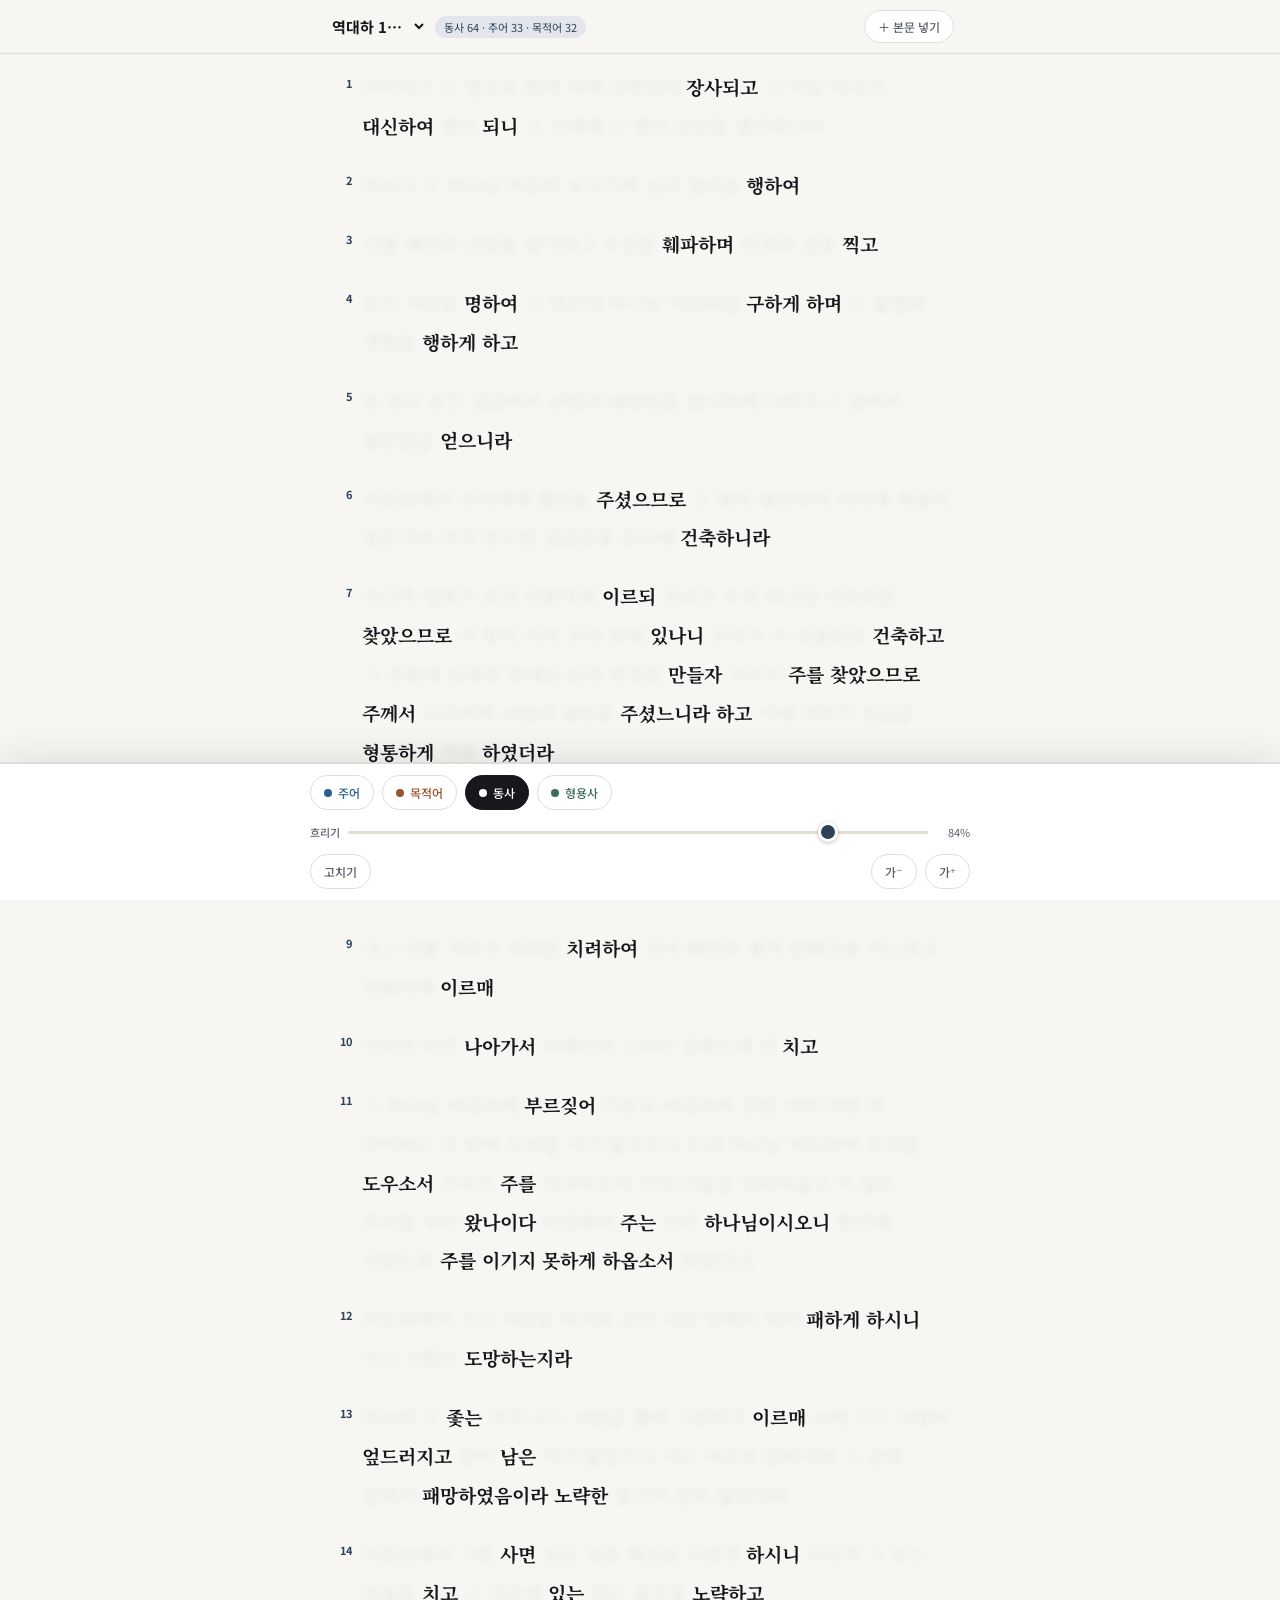
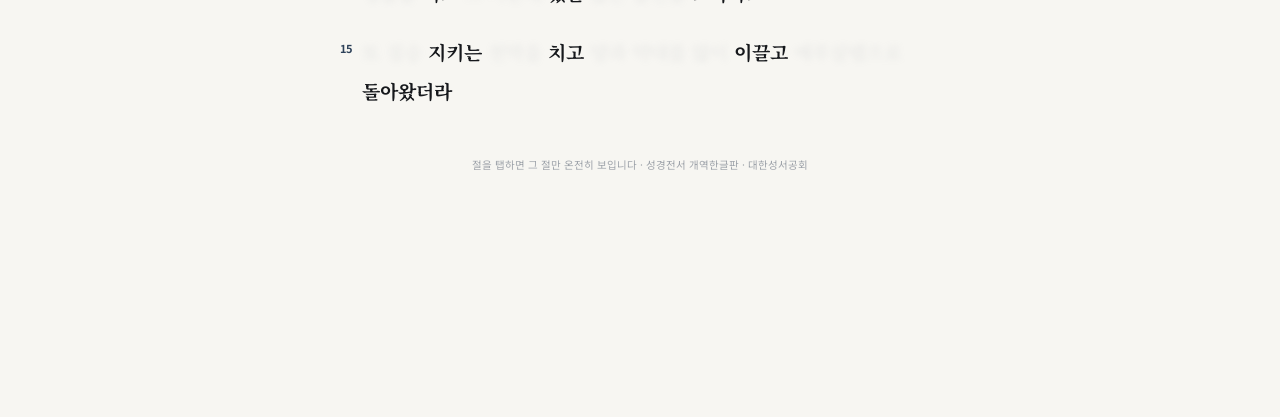
<file: verb-reader.html>
<!DOCTYPE html>
<html lang="ko">
<meta charset="utf-8">
<meta name="viewport" content="width=device-width, initial-scale=1, viewport-fit=cover">
<title>말씀 초점 읽기</title>
<link rel="preconnect" href="https://fonts.gstatic.com" crossorigin>
<link rel="stylesheet" href="https://fonts.googleapis.com/css2?family=Noto+Sans+KR:wght@400;500;700&family=Noto+Serif+KR:wght@400;600;700&display=swap">
<style>
  :root {
    --paper:        #F7F6F2;
    --raised:       #FFFFFF;
    --ink:          #16181C;
    --ink-soft:     #5A6068;
    --ink-faint:    #9EA3AA;
    --accent:       #2D4159;
    --accent-weak:  #E3E7ED;
    --rule:         #E0DED6;

    --role-s:       #2E5E8E;   /* 주어 */
    --role-o:       #97552F;   /* 목적어 */
    --role-v:       #16181C;   /* 동사 */
    --role-a:       #3F6B5E;   /* 형용사 */

    --shadow:       0 -1px 0 rgba(22,24,28,.07), 0 -12px 28px rgba(22,24,28,.07);
    --dim-op:   .16;
    --dim-blur: 2.4px;
    --fs:       19px;
  }
  @media (prefers-color-scheme: dark) {
    :root:not([data-theme="light"]) {
      --paper: #14161A; --raised: #1C1F25; --ink: #F1EFE9;
      --ink-soft: #A0A6AE; --ink-faint: #565C65;
      --accent: #9DBED0; --accent-weak: #26303B; --rule: #2A2E35;
      --role-s: #82B5DE; --role-o: #D9A06E; --role-v: #F1EFE9; --role-a: #7FBCA8;
      --shadow: 0 -1px 0 rgba(0,0,0,.5), 0 -12px 28px rgba(0,0,0,.4);
    }
  }
  :root[data-theme="dark"] {
    --paper: #14161A; --raised: #1C1F25; --ink: #F1EFE9;
    --ink-soft: #A0A6AE; --ink-faint: #565C65;
    --accent: #9DBED0; --accent-weak: #26303B; --rule: #2A2E35;
    --role-s: #82B5DE; --role-o: #D9A06E; --role-v: #F1EFE9; --role-a: #7FBCA8;
    --shadow: 0 -1px 0 rgba(0,0,0,.5), 0 -12px 28px rgba(0,0,0,.4);
  }

  * { box-sizing: border-box; -webkit-tap-highlight-color: transparent; }
  html, body { height: 100%; }
  body {
    margin: 0; background: var(--paper); color: var(--ink);
    font-family: "Noto Sans KR", system-ui, -apple-system, sans-serif;
    overscroll-behavior-y: none;
  }

  /* ── 헤더 ───────────────────────────────── */
  header {
    position: sticky; top: env(safe-area-inset-top, 0px); z-index: 20;
    background: color-mix(in srgb, var(--paper) 88%, transparent);
    backdrop-filter: saturate(1.6) blur(14px);
    -webkit-backdrop-filter: saturate(1.6) blur(14px);
    border-bottom: 1px solid var(--rule);
  }
  .head-in {
    display: flex; align-items: center; gap: 8px;
    padding: 10px 16px; max-width: 660px; margin: 0 auto;
  }
  #pick {
    font: inherit; font-size: 15px; font-weight: 700; color: var(--ink);
    background: transparent; border: 0; padding: 4px 2px;
    max-width: 55%; text-overflow: ellipsis;
  }
  #pick:focus-visible { outline: 2px solid var(--accent); outline-offset: 2px; border-radius: 4px; }
  .count {
    font-size: 11px; color: var(--accent); background: var(--accent-weak);
    border-radius: 999px; padding: 3px 9px; white-space: nowrap;
    font-variant-numeric: tabular-nums;
  }
  .icon-btn {
    margin-left: auto; font: inherit; font-size: 12px; font-weight: 500;
    border: 1px solid var(--rule); background: var(--raised); color: var(--ink-soft);
    border-radius: 999px; padding: 7px 13px; cursor: pointer; white-space: nowrap;
  }
  .icon-btn:focus-visible { outline: 2px solid var(--accent); outline-offset: 2px; }

  /* ── 본문 ───────────────────────────────── */
  main { max-width: 660px; margin: 0 auto; padding: 4px 18px 230px; }
  .verse {
    display: grid; grid-template-columns: 24px 1fr; gap: 10px;
    padding: 10px 0; border: 0; background: none; width: 100%;
    text-align: left; font: inherit; color: inherit; cursor: pointer;
  }
  .verse:focus-visible { outline: 2px solid var(--accent); outline-offset: 4px; border-radius: 6px; }
  .n {
    font-size: 11px; font-weight: 700; color: var(--accent);
    font-variant-numeric: tabular-nums; padding-top: .6em; text-align: right;
  }
  .t {
    font-family: "Noto Serif KR", "Nanum Myeongjo", serif;
    font-size: var(--fs); line-height: 2.05; word-break: keep-all;
  }

  .w { transition: opacity .28s ease, filter .28s ease, color .28s ease; }
  .w.off { color: var(--ink-faint); opacity: var(--dim-op); filter: blur(var(--dim-blur)); }
  .w.on  { opacity: 1; filter: none; }
  .w.on.r-s { color: var(--role-s); font-weight: 700; }
  .w.on.r-o { color: var(--role-o); font-weight: 700; }
  .w.on.r-v { color: var(--role-v); font-weight: 700; }
  .w.on.r-a { color: var(--role-a); font-weight: 600; }
  .w.on.r-e { color: var(--ink-soft); font-weight: 400; }

  .verse.peek .w { opacity: 1 !important; filter: none !important; }
  .verse.peek .w.off { color: var(--ink-soft); }

  /* 편집 모드 */
  body.edit .w {
    cursor: pointer; border-radius: 4px;
    box-shadow: inset 0 -1px 0 var(--rule);
    opacity: 1 !important; filter: none !important;
  }
  body.edit .w.off { color: var(--ink-faint); }
  body.edit .verse { cursor: default; }

  .empty {
    text-align: center; color: var(--ink-soft); font-size: 14px;
    line-height: 1.9; padding: 70px 10px;
  }
  .hint { font-size: 10.5px; color: var(--ink-faint); text-align: center; padding: 26px 0 4px; }

  /* ── 하단 바 ─────────────────────────────── */
  .bar {
    position: fixed; left: 0; right: 0; bottom: 0; z-index: 30;
    background: var(--raised); border-top: 1px solid var(--rule); box-shadow: var(--shadow);
    padding: 11px 18px calc(11px + env(safe-area-inset-bottom, 0px));
  }
  .bar-in { max-width: 660px; margin: 0 auto; display: grid; gap: 10px; }
  .row { display: flex; align-items: center; gap: 8px; flex-wrap: wrap; }
  .row label { font-size: 11px; font-weight: 500; color: var(--ink-soft); white-space: nowrap; }
  .pct { font-size: 11px; color: var(--ink-soft); font-variant-numeric: tabular-nums; width: 34px; text-align: right; }

  input[type=range] { -webkit-appearance: none; appearance: none; flex: 1; min-width: 90px; height: 24px; background: none; margin: 0; }
  input[type=range]::-webkit-slider-runnable-track { height: 3px; border-radius: 3px; background: var(--rule); }
  input[type=range]::-webkit-slider-thumb {
    -webkit-appearance: none; width: 20px; height: 20px; margin-top: -8.5px; border-radius: 50%;
    background: var(--accent); border: 3px solid var(--raised); box-shadow: 0 1px 4px rgba(0,0,0,.25);
  }
  input[type=range]::-moz-range-track { height: 3px; border-radius: 3px; background: var(--rule); }
  input[type=range]::-moz-range-thumb { width: 14px; height: 14px; border-radius: 50%; background: var(--accent); border: 3px solid var(--raised); }

  .chip {
    font: inherit; font-size: 12px; font-weight: 500; padding: 8px 13px;
    border-radius: 999px; border: 1px solid var(--rule); background: transparent;
    color: var(--ink-soft); cursor: pointer; display: inline-flex; align-items: center; gap: 6px;
    transition: background .15s, color .15s, border-color .15s;
  }
  .chip:active { transform: scale(.97); }
  .chip:focus-visible { outline: 2px solid var(--accent); outline-offset: 2px; }
  .dot { width: 8px; height: 8px; border-radius: 50%; background: currentColor; }
  .chip[data-role="s"] { color: var(--role-s); }
  .chip[data-role="o"] { color: var(--role-o); }
  .chip[data-role="v"] { color: var(--ink); }
  .chip[data-role="a"] { color: var(--role-a); }
  .chip[aria-pressed="true"] { background: currentColor; border-color: currentColor; }
  .chip[aria-pressed="true"] span:not(.dot) { color: var(--raised); }
  .chip[aria-pressed="true"] .dot { background: var(--raised); }
  .chip.plain[aria-pressed="true"] { background: var(--accent); border-color: var(--accent); color: var(--raised); }
  .chip.sz { min-width: 42px; justify-content: center; }
  .spacer { flex: 1; }

  /* ── 입력 시트 ───────────────────────────── */
  .sheet[hidden] { display: none; }
  .sheet {
    position: fixed; inset: 0; z-index: 50; background: var(--paper);
    display: flex; flex-direction: column;
    padding-top: env(safe-area-inset-top, 0px);
    padding-bottom: env(safe-area-inset-bottom, 0px);
  }
  .sheet-head {
    display: flex; align-items: center; gap: 10px;
    padding: 14px 18px; border-bottom: 1px solid var(--rule);
  }
  .sheet-head h2 { margin: 0; font-size: 16px; font-weight: 700; }
  .sheet-body { flex: 1; overflow-y: auto; padding: 16px 18px; display: grid; gap: 13px; align-content: start; }
  .sheet-foot { padding: 12px 18px; border-top: 1px solid var(--rule); display: flex; gap: 8px; }
  .field { display: grid; gap: 6px; }
  .field > span { font-size: 11px; font-weight: 500; color: var(--ink-soft); }
  input[type=text], textarea {
    font: inherit; font-size: 14px; color: var(--ink); background: var(--raised);
    border: 1px solid var(--rule); border-radius: 10px; padding: 11px 12px; width: 100%;
  }
  textarea { min-height: 220px; resize: vertical; line-height: 1.75; font-family: "Noto Serif KR", serif; }
  input[type=text]:focus, textarea:focus { outline: 2px solid var(--accent); outline-offset: -1px; }
  .btn {
    font: inherit; font-size: 14px; font-weight: 500; padding: 12px 18px; border-radius: 10px;
    border: 1px solid var(--rule); background: var(--raised); color: var(--ink); cursor: pointer;
  }
  .btn.primary { background: var(--accent); border-color: var(--accent); color: var(--raised); flex: 1; }
  .btn.danger { color: #B4453A; border-color: var(--rule); }
  .btn:focus-visible { outline: 2px solid var(--accent); outline-offset: 2px; }
  .note { font-size: 11.5px; color: var(--ink-faint); line-height: 1.8; }
  .note code { font-family: ui-monospace, Menlo, monospace; font-size: 11px; background: var(--accent-weak); padding: 1px 4px; border-radius: 3px; }
  .sync { font-size: 10.5px; color: var(--ink-faint); text-align: center; padding-top: 2px; }

  @media (prefers-reduced-motion: reduce) { .w, .chip { transition: none; } }
</style>

<header>
  <div class="head-in">
    <select id="pick" aria-label="장 선택"></select>
    <span class="count" id="count">—</span>
    <button class="icon-btn" id="openAdd">＋ 본문 넣기</button>
  </div>
</header>

<main id="reader"></main>

<div class="bar">
  <div class="bar-in">
    <div class="row" id="roles">
      <button class="chip" data-role="s" aria-pressed="false"><span class="dot"></span><span>주어</span></button>
      <button class="chip" data-role="o" aria-pressed="false"><span class="dot"></span><span>목적어</span></button>
      <button class="chip" data-role="v" aria-pressed="true"><span class="dot"></span><span>동사</span></button>
      <button class="chip" data-role="a" aria-pressed="false"><span class="dot"></span><span>형용사</span></button>
    </div>
    <div class="row">
      <label for="dim">흐리기</label>
      <input type="range" id="dim" min="0" max="100" value="84">
      <span class="pct" id="dimval">84%</span>
    </div>
    <div class="row">
      <button class="chip plain" id="edit" aria-pressed="false">고치기</button>
      <span class="spacer"></span>
      <button class="chip plain sz" id="minus" aria-label="글자 작게">가⁻</button>
      <button class="chip plain sz" id="plus" aria-label="글자 크게">가⁺</button>
    </div>
  </div>
</div>

<div class="sheet" id="sheet" hidden>
  <div class="sheet-head">
    <h2>본문 넣기</h2>
    <span class="spacer"></span>
    <button class="btn" id="closeAdd">닫기</button>
  </div>
  <div class="sheet-body">
    <div class="field">
      <span>제목</span>
      <input type="text" id="fTitle" placeholder="예: 역대하 14장">
    </div>
    <div class="field">
      <span>본문 — 성경 사이트에서 한 장을 복사해 붙여넣으세요</span>
      <textarea id="fText" placeholder="절마다 줄을 바꿔 붙여넣으면 됩니다.&#10;줄 앞에 절 번호가 있어도 알아서 인식합니다."></textarea>
    </div>
    <div class="field">
      <span>또는 텍스트 파일 첨부</span>
      <input type="file" id="fFile" accept=".txt,text/plain">
    </div>
    <p class="note">
      붙여넣으면 조사와 어미를 분석해 <strong>주어·목적어·동사·형용사</strong>를 자동으로 표시합니다.
      규칙 기반이라 틀리는 어절이 있는데, 읽기 화면에서 <code>고치기</code>를 켜고 단어를 탭하면 바로 바꿀 수 있습니다.
    </p>
    <button class="btn danger" id="delCh">이 장 삭제</button>
  </div>
  <div class="sheet-foot">
    <button class="btn primary" id="saveCh">분석해서 저장</button>
  </div>
</div>

<script>
/* ═══ 1. 한국어 문장성분 분석기 ═══════════════════════════
   조사로 체언의 격을, 어미로 용언을 판정한다.
   관형형(-는/-은/-을)은 조사와 형태가 겹치므로 어간 사전으로 가른다. */

const V_STEMS = new Set(("가 오 보 듣 말하 이르 주 받 먹 마시 죽 살 낳 지 서 앉 눕 누우 일어나 나가 들어가 나아가 " +
"돌아가 돌아오 돌아왔 보내 데리 알 모르 믿 사랑하 미워하 기도하 경배하 섬기 지키 범하 구하 찾 잃 얻 싸우 이기 " +
"치 죽이 멸하 세우 헐 짓 건축하 기록하 대답하 묻 부르 부르짖 외치 울 웃 기뻐하 두려워하 노하 진노하 용서하 " +
"구원하 축복하 저주하 명하 행하 없애 깨뜨리 찍 누리 대신하 장사되 되 보시 잡 당기 거느리 갖추 돕 도우 " +
"의지하 의탁하 원하 못하 하 도망하 추격하 엎드러지 남 패망하 노략하 이끌 만들 형통하 있 삼키 흩 모으 " +
"떠나 머무 이루 마치 시작하 그치 쉬 일하 심 거두 뿌리 베 갈 오르 내리 건너 지나 따르 좇 인도하 " +
"택하 기름붓 제사하 드리 사르 정결하 더럽히 고치 낫 병들 슬퍼하 즐거워하 찬양하 감사하 노래하 " +
"듣보 깨닫 생각하 기억하 잊 속이 훔치 간음하 " +
"통치하 다스리 판단하 심판하 정하 허락하 금하 맹세하 언약하 지시하 가르치 배우 " +
"전하 선포하 예언하 응하 이루어지 나타나 보이 감추 숨 열 닫 " +
"싣 나르 팔 사 바꾸 갚 빌리 " +
"진치 전쟁하 패하 승리하 사로잡 노략질하").split(/\s+/).filter(Boolean));

const A_STEMS = new Set(("크 작 많 적 강 약 없 좋 나쁘 아름답 두렵 무섭 기쁘 슬프 높 낮 길 짧 넓 좁 " +
"깊 얕 무겁 가볍 밝 어둡 덥 춥 새롭 오래 어리 늙 젊 빠르 느리 " +
"평안하 견고하 존귀하 비천하 정직하 악하 선하 거룩하 의롭 미련하 지혜롭 " +
"풍성하 가난하 부요하 강성하 심하 놀랍 아프 " +
"같 다르 옳 그르 참되 신실하").split(/\s+/).filter(Boolean));

/* 주격·목적격·기타 조사 (긴 것부터) */
const J_SUBJ = ["께옵서", "께서는", "께서도", "께서", "이야말로", "이", "가", "은", "는"];
const J_OBJ  = ["을", "를"];
const J_ETC  = ["에게서", "으로부터", "에서부터", "에게", "한테", "으로서", "으로써", "이라도",
                "까지", "부터", "에서", "으로", "에는", "에도", "와는", "과는",
                "께", "에", "로", "와", "과", "의", "도", "만", "야", "여", "이여", "아"];

/* 확실한 용언 어미 — 어간 확인 없이 서술어로 인정 */
const E_STRONG = ["사옵나이다", "하옵소서", "나이다", "옵소서", "느니라", "으니라", "으리라", "로소이다",
  "였더라", "았더라", "었더라", "하더라", "이더라", "시니라", "리로다", "니이다",
  "니라", "더라", "리라", "노라", "도다", "지라", "소서", "으라", "이라", "이요", "이니", "이며", "이라야",
  "았다", "었다", "겠다", "한다", "된다", "는다", "았고", "었고", "았으며", "었으며",
  "있다", "없다", "같다", "옳다",
  "으므로", "므로", "으매", "으며", "으니", "으면", "으되", "거늘", "거든", "지만", "든지", "면서", "려고", "고자",
  "하여", "하고", "하며", "하니", "하매", "하는", "하던", "하사", "하게", "하지", "하라", "하신", "하실", "하였", "하시", "한즉", "하나",
  "되고", "되며", "되니", "되어", "되는", "되었", "되지",
  "시니", "시고", "시며", "시매", "시는", "시던", "시어", "셨다", "셨고", "시오니", "시오매",
  "있고", "있으", "있는", "없고", "없으", "없는", "없이", "없사오니", "있나니", "없었"];

/* 어간 확인이 필요한 약한 어미 */
const E_WEAK = ["어서", "아서", "게", "지", "되", "고", "며", "여", "니", "매", "면", "나", "서", "어", "아",
                "는", "은", "을", "던", "기", "음", "임", "ㄹ", "라", "자"];

const TAIL = /[.,·;:!?"'”’)\]』」]+$/;
const HEAD = /^["'“‘(\[『「]+/;

function stemOf(w, e) { return w.slice(0, w.length - e.length); }

function looksVerbal(s) {
  if (!s) return false;
  if (V_STEMS.has(s) || A_STEMS.has(s)) return true;
  for (const m of ["하", "되", "시", "았", "었", "겠", "으시", "이시", "오시"]) if (s.endsWith(m)) return true;
  return false;
}
function adjStem(s) {
  if (!s) return false;
  if (A_STEMS.has(s)) return true;
  // 강하·약하·길하 — "하"를 떼면 형용사 어간이다. 안 그러면 looksVerbal이 동사로 가로챈다.
  if (s.endsWith("하") && A_STEMS.has(s.slice(0, -1))) return true;
  for (const a of A_STEMS) if (a.length > 1 && s.endsWith(a)) return true;
  return false;
}

/* 관형형 축약 — 어미 ㄴ/ㄹ이 어간에 붙은 꼴: 큰(크+ㄴ), 한, 노략한, 지킨, 줄(주+ㄹ) */
const SAFE1 = new Set(["크", "하", "되", "오", "주", "보", "가"]);
function contracted(w) {
  const code = w.charCodeAt(w.length - 1) - 0xAC00;
  if (code < 0 || code > 11171) return null;
  const jong = code % 28;
  if (jong !== 4 && jong !== 8) return null;           // ㄴ, ㄹ 받침만
  const stem = w.slice(0, -1) + String.fromCharCode(0xAC00 + Math.floor(code / 28) * 28);

  // 한 글자짜리는 "산·말·문"처럼 명사와 겹치므로 확실한 어간만 인정한다
  if (w.length === 1) {
    if (!SAFE1.has(stem)) return null;
    return A_STEMS.has(stem) ? "a" : "v";
  }
  if (adjStem(stem)) return "a";
  if (V_STEMS.has(stem) || looksVerbal(stem)) return "v";
  return null;
}

/* 한 어절의 역할을 판정한다 → s(주어) o(목적어) v(동사) a(형용사) e(기타) */
function classify(raw) {
  const w = raw.replace(HEAD, "").replace(TAIL, "");
  if (!w) return "e";

  // 1) 확실한 용언 어미가 먼저다 — "없사오니", "하시니"가 조사로 새는 것을 막는다
  for (const e of E_STRONG) {
    if (w.length >= e.length && w.endsWith(e)) {
      const st = stemOf(w, e);
      //  없고 → 어간이 어미 쪽에 붙어 있고, 없었으니 → 어간이 선어말어미까지 물고 있다.
      //  어절 첫머리로도 형용사 어간을 찾는다.
      if (adjStem(st) || adjStem(st + e.slice(0, 1)) || (st && adjStem(st.slice(0, 1)))) return "a";
      return "v";
    }
  }

  // 2) 목적격 조사
  for (const j of J_OBJ) {
    if (w.length > j.length && w.endsWith(j)) {
      const st = stemOf(w, j);
      if (V_STEMS.has(st)) return "v";        // 관형형: 먹을, 지을
      if (A_STEMS.has(st)) return "a";
      return "o";
    }
  }

  // 3) 주격·주제 조사
  for (const j of J_SUBJ) {
    if (w.length > j.length && w.endsWith(j)) {
      const st = stemOf(w, j);
      if (V_STEMS.has(st)) return "v";        // 관형형: 지키는, 있는
      if (A_STEMS.has(st)) return "a";        // 많은, 큰
      return "s";
    }
  }

  // 4) 나머지 조사 → 부사어·관형어
  for (const j of J_ETC) {
    if (w.length > j.length && w.endsWith(j)) return "e";
  }

  // 5) 약한 어미 — 어간이 용언일 때만
  for (const e of E_WEAK) {
    if (w.length > e.length && w.endsWith(e)) {
      const st = stemOf(w, e);
      if (looksVerbal(st)) return adjStem(st) ? "a" : "v";
    }
  }

  return contracted(w) || "e";
}

/* ═══ 2. 본문 파싱 ═══════════════════════════════════════ */

function parseChapter(raw) {
  const lines = raw.split(/\r?\n/).map(s => s.trim()).filter(Boolean);
  const verses = [];
  let auto = 0;

  for (const line of lines) {
    // 출처·제목 줄은 건너뛴다
    if (/^[^가-힣]*$/.test(line)) continue;
    if (/(개역개정|개역한글|대한성서공회|새번역|공동번역)/.test(line) && line.length < 40 && !/[.?!]$/.test(line)) continue;

    let n = null, text = line;
    let m = line.match(/^(\d{1,3})\s*:\s*(\d{1,3})[\s.)]+(.+)$/);   // 14:1 본문
    if (m) { n = +m[2]; text = m[3]; }
    else {
      m = line.match(/^(\d{1,3})[\s.)]+(.+)$/);                      // 1 본문
      if (m) { n = +m[1]; text = m[2]; }
    }
    if (n === null) n = ++auto; else auto = n;

    const words = text.split(/\s+/).filter(Boolean).map(t => ({ t, r: classify(t) }));
    if (words.length) verses.push({ n, words });
  }
  return verses;
}

/* ═══ 3. 저장소 — db(기기 간 공유) + localStorage(대비) ═══ */

/* 예시 본문은 사용료 없이 쓸 수 있는 개역한글판을 쓴다.
   대한성서공회가 보호기간 만료로 안내하고 있으며, 출처 표기가 조건이라 화면에도 남긴다. */
const SAMPLE_TITLE = "역대하 14장";
const SAMPLE_SRC = "성경전서 개역한글판 · 대한성서공회";
const SAMPLE = `아비야가 그 열조와 함께 자매 다윗성에 장사되고 그 아들 아사가 대신하여 왕이 되니 그 시대에 그 땅이 십년을 평안하니라
아사가 그 하나님 여호와 보시기에 선과 정의를 행하여
이방 제단과 산당을 없이하고 주상을 훼파하며 아세라 상을 찍고
유다 사람을 명하여 그 열조의 하나님 여호와를 구하게 하며 그 율법과 명령을 행하게 하고
또 유다 모든 성읍에서 산당과 태양상을 없이하매 나라가 그 앞에서 평안함을 얻으니라
여호와께서 아사에게 평안을 주셨으므로 그 땅이 평안하여 여러해 싸움이 없은지라 저가 견고한 성읍들을 유다에 건축하니라
아사가 일찌기 유다 사람에게 이르되 우리가 우리 하나님 여호와를 찾았으므로 이 땅이 아직 우리 앞에 있나니 우리가 이 성읍들을 건축하고 그 주위에 성곽과 망대와 문과 빗장을 만들자 우리가 주를 찾았으므로 주께서 우리에게 사방의 평안을 주셨느니라 하고 이에 저희가 성읍을 형통하게 건축 하였더라
아사의 군대는 유다 중에서 큰 방패와 창을 잡는 자가 삼십만이요 베냐민 중에서 작은 방패를 잡으며 활을 당기는 자가 이십 팔만이라 다 큰 용사더라
구스 사람 세라가 저희를 치려하여 군사 백만과 병거 삼백승을 거느리고 마레사에 이르매
아사가 마주 나아가서 마레사의 스바다 골짜기에 진 치고
그 하나님 여호와께 부르짖어 가로되 여호와여 강한 자와 약한 자 사이에는 주 밖에 도와줄 이가 없사오니 우리 하나님 여호와여 우리를 도우소서 우리가 주를 의지하오며 주의 이름을 의탁하옵고 이 많은 무리를 치러 왔나이다 여호와여 주는 우리 하나님이시오니 원컨대 사람으로 주를 이기지 못하게 하옵소서 하였더니
여호와께서 구스 사람을 아사와 유다 사람 앞에서 쳐서 패하게 하시니 구스 사람이 도망하는지라
아사와 그 좇는 자가 구스 사람을 쫓아 그랄까지 이르매 이에 구스 사람이 엎드러지고 살아 남은 자가 없었으니 이는 여호와 앞에서와 그 군대 앞에서 패망하였음이라 노략한 물건이 심히 많았더라
여호와께서 그랄 사면 모든 성읍 백성을 두렵게 하시니 무리가 그 모든 성읍을 치고 그 가운데 있는 많은 물건을 노략하고
또 짐승 지키는 천막을 치고 양과 약대를 많이 이끌고 예루살렘으로 돌아왔더라`;

const LS = "focus-bible-v1";
let chapters = {};      // id -> {id, title, verses, updatedAt}
let curId = null;
let db = null;

function lsRead() {
  try { return JSON.parse(localStorage.getItem(LS) || "null"); } catch (e) { return null; }
}
function lsWrite() {
  try { localStorage.setItem(LS, JSON.stringify({ chapters, curId, prefs })); } catch (e) {}
}

const prefs = { dim: 84, fs: 19, roles: { s: false, o: false, v: true, a: false }, edit: false };

/* ═══ 4. 렌더링 ═══════════════════════════════════════ */

const reader = document.getElementById("reader");
const pick   = document.getElementById("pick");
const countEl= document.getElementById("count");
const root   = document.documentElement;
const ROLE_NAME = { s: "주어", o: "목적어", v: "동사", a: "형용사", e: "기타" };
const CYCLE = ["v", "s", "o", "a", "e"];

function anyRole() { return Object.values(prefs.roles).some(Boolean); }

function renderList() {
  const ids = Object.keys(chapters).sort((a, b) => (chapters[b].updatedAt || 0) - (chapters[a].updatedAt || 0));
  pick.innerHTML = "";
  for (const id of ids) {
    const o = document.createElement("option");
    o.value = id; o.textContent = chapters[id].title;
    pick.appendChild(o);
  }
  if (!curId || !chapters[curId]) curId = ids[0] || null;
  if (curId) pick.value = curId;
}

function renderReader() {
  reader.innerHTML = "";
  const ch = chapters[curId];
  if (!ch) {
    reader.innerHTML = '<p class="empty">아직 넣은 본문이 없습니다.<br>위의 <strong>＋ 본문 넣기</strong>로 한 장을 붙여넣어 보세요.</p>';
    countEl.textContent = "—";
    return;
  }

  const tally = { s: 0, o: 0, v: 0, a: 0 };
  const show = anyRole();

  ch.verses.forEach((v, vi) => {
    const el = document.createElement("button");
    el.className = "verse"; el.type = "button";
    el.setAttribute("aria-label", v.n + "절 전체 보기");

    const n = document.createElement("span");
    n.className = "n"; n.textContent = v.n;

    const t = document.createElement("span");
    t.className = "t";

    v.words.forEach((w, wi) => {
      if (tally[w.r] !== undefined) tally[w.r]++;
      const s = document.createElement("span");
      const lit = !show || prefs.roles[w.r];
      s.className = "w " + (lit ? "on r-" + w.r : "off");
      s.textContent = w.t;
      s.dataset.v = vi; s.dataset.w = wi;
      if (prefs.edit) s.title = ROLE_NAME[w.r];
      t.appendChild(s);
      t.appendChild(document.createTextNode(" "));
    });

    el.append(n, t);
    el.addEventListener("click", ev => {
      if (prefs.edit) {
        const sp = ev.target.closest(".w");
        if (!sp) return;
        const word = ch.verses[+sp.dataset.v].words[+sp.dataset.w];
        word.r = CYCLE[(CYCLE.indexOf(word.r) + 1) % CYCLE.length];
        saveChapter(ch);
        renderReader();
        return;
      }
      el.classList.toggle("peek");
    });
    reader.appendChild(el);
  });

  const hint = document.createElement("p");
  hint.className = "hint";
  hint.textContent = prefs.edit
    ? "단어를 탭하면 동사 → 주어 → 목적어 → 형용사 → 기타 순으로 바뀝니다"
    : "절을 탭하면 그 절만 온전히 보입니다";
  if (ch.src) hint.textContent += " · " + ch.src;
  reader.appendChild(hint);

  countEl.textContent = "동사 " + tally.v + " · 주어 " + tally.s + " · 목적어 " + tally.o;
}

function applyPrefs() {
  const d = prefs.dim;
  root.style.setProperty("--dim-op", (1 - d / 100 * 0.94).toFixed(3));
  root.style.setProperty("--dim-blur", (d / 100 * 4).toFixed(2) + "px");
  root.style.setProperty("--fs", prefs.fs + "px");
  document.body.classList.toggle("edit", prefs.edit);
  document.getElementById("dim").value = prefs.dim;
  document.getElementById("dimval").textContent = prefs.dim + "%";
  document.getElementById("edit").setAttribute("aria-pressed", prefs.edit);
  document.querySelectorAll("#roles .chip").forEach(c => {
    c.setAttribute("aria-pressed", !!prefs.roles[c.dataset.role]);
  });
}

/* ═══ 5. 저장 ═══════════════════════════════════════ */

function saveChapter(ch) {
  ch.updatedAt = Date.now();
  chapters[ch.id] = ch;
  lsWrite();
  if (db) {
    db.doc("chapters/" + ch.id)
      .set({ title: ch.title, src: ch.src || "", verses: ch.verses, updatedAt: ch.updatedAt })
      .catch(() => {});   // 쓰기 권한이 없어도 화면과 localStorage는 그대로 동작한다
  }
}

function newId() {
  return "c" + Date.now().toString(36) + Math.random().toString(36).slice(2, 6);
}

/* ═══ 6. 이벤트 ═══════════════════════════════════════ */

document.getElementById("dim").addEventListener("input", e => {
  prefs.dim = +e.target.value; applyPrefs(); lsWrite();
});
document.getElementById("plus").addEventListener("click", () => {
  prefs.fs = Math.min(28, prefs.fs + 1); applyPrefs(); lsWrite();
});
document.getElementById("minus").addEventListener("click", () => {
  prefs.fs = Math.max(15, prefs.fs - 1); applyPrefs(); lsWrite();
});
document.getElementById("edit").addEventListener("click", () => {
  prefs.edit = !prefs.edit; applyPrefs(); renderReader(); lsWrite();
});
document.querySelectorAll("#roles .chip").forEach(c => {
  c.addEventListener("click", () => {
    prefs.roles[c.dataset.role] = !prefs.roles[c.dataset.role];
    applyPrefs(); renderReader(); lsWrite();
  });
});
pick.addEventListener("change", () => {
  curId = pick.value; renderReader(); lsWrite();
});

const sheet = document.getElementById("sheet");
const fTitle = document.getElementById("fTitle");
const fText = document.getElementById("fText");

document.getElementById("openAdd").addEventListener("click", () => {
  fTitle.value = ""; fText.value = "";
  document.getElementById("delCh").hidden = !curId;
  sheet.hidden = false;
  fTitle.focus();
});
document.getElementById("closeAdd").addEventListener("click", () => { sheet.hidden = true; });

document.getElementById("fFile").addEventListener("change", e => {
  const f = e.target.files && e.target.files[0];
  if (!f) return;
  const r = new FileReader();
  r.onload = () => {
    fText.value = String(r.result || "");
    if (!fTitle.value) fTitle.value = f.name.replace(/\.[^.]+$/, "");
  };
  r.onerror = () => { alert("파일을 읽지 못했습니다. 텍스트 파일인지 확인해 주세요."); };
  r.readAsText(f, "utf-8");
});

document.getElementById("saveCh").addEventListener("click", () => {
  const raw = fText.value.trim();
  if (!raw) { alert("본문을 붙여넣어 주세요."); fText.focus(); return; }
  const verses = parseChapter(raw);
  if (!verses.length) { alert("절을 찾지 못했습니다. 절마다 줄을 바꿔서 넣어 주세요."); return; }
  const ch = {
    id: newId(),
    title: fTitle.value.trim() || ("본문 " + (Object.keys(chapters).length + 1)),
    verses, updatedAt: Date.now()
  };
  saveChapter(ch);
  curId = ch.id;
  sheet.hidden = true;
  renderList(); renderReader(); lsWrite();
});

document.getElementById("delCh").addEventListener("click", () => {
  if (!curId) return;
  const ch = chapters[curId];
  if (!confirm("「" + ch.title + "」을(를) 삭제할까요?")) return;
  const gone = curId;
  delete chapters[gone];
  curId = null;
  if (db) db.doc("chapters/" + gone).delete().catch(() => {});
  sheet.hidden = true;
  renderList(); renderReader(); lsWrite();
});

/* ═══ 7. 시작 ═══════════════════════════════════════ */

const saved = lsRead();
if (saved && saved.chapters && Object.keys(saved.chapters).length) {
  chapters = saved.chapters;
  curId = saved.curId;
  if (saved.prefs) Object.assign(prefs, saved.prefs, { roles: Object.assign({}, prefs.roles, saved.prefs.roles) });
} else {
  const ch = { id: "sample", title: SAMPLE_TITLE, src: SAMPLE_SRC, verses: parseChapter(SAMPLE), updatedAt: Date.now() };
  chapters[ch.id] = ch;
  curId = ch.id;
}

applyPrefs();
renderList();
renderReader();

/* db가 붙으면 기기 간에 장이 공유된다. 없으면 localStorage만으로 그대로 동작한다. */
if (window.claude && window.claude.use) {
  window.claude.use("db").then(d => {
    if (!d) return;
    db = d;
    db.collection("chapters").onSnapshot(snap => {
      let changed = false;
      snap.docs.forEach(doc => {
        const data = doc.data();
        if (!data || !Array.isArray(data.verses)) return;
        const mine = chapters[doc.id];
        if (!mine || (data.updatedAt || 0) > (mine.updatedAt || 0)) {
          chapters[doc.id] = { id: doc.id, title: String(data.title || "제목 없음"), src: String(data.src || ""), verses: data.verses, updatedAt: data.updatedAt || 0 };
          changed = true;
        }
      });
      if (changed) { lsWrite(); renderList(); renderReader(); }
    }, () => {});
    // 이 기기에만 있던 장을 한 번 올려 둔다
    Object.values(chapters).forEach(ch => { if (ch.id !== "sample") saveChapter(ch); });
  }).catch(() => {});
}
</script>

</html>
</file>
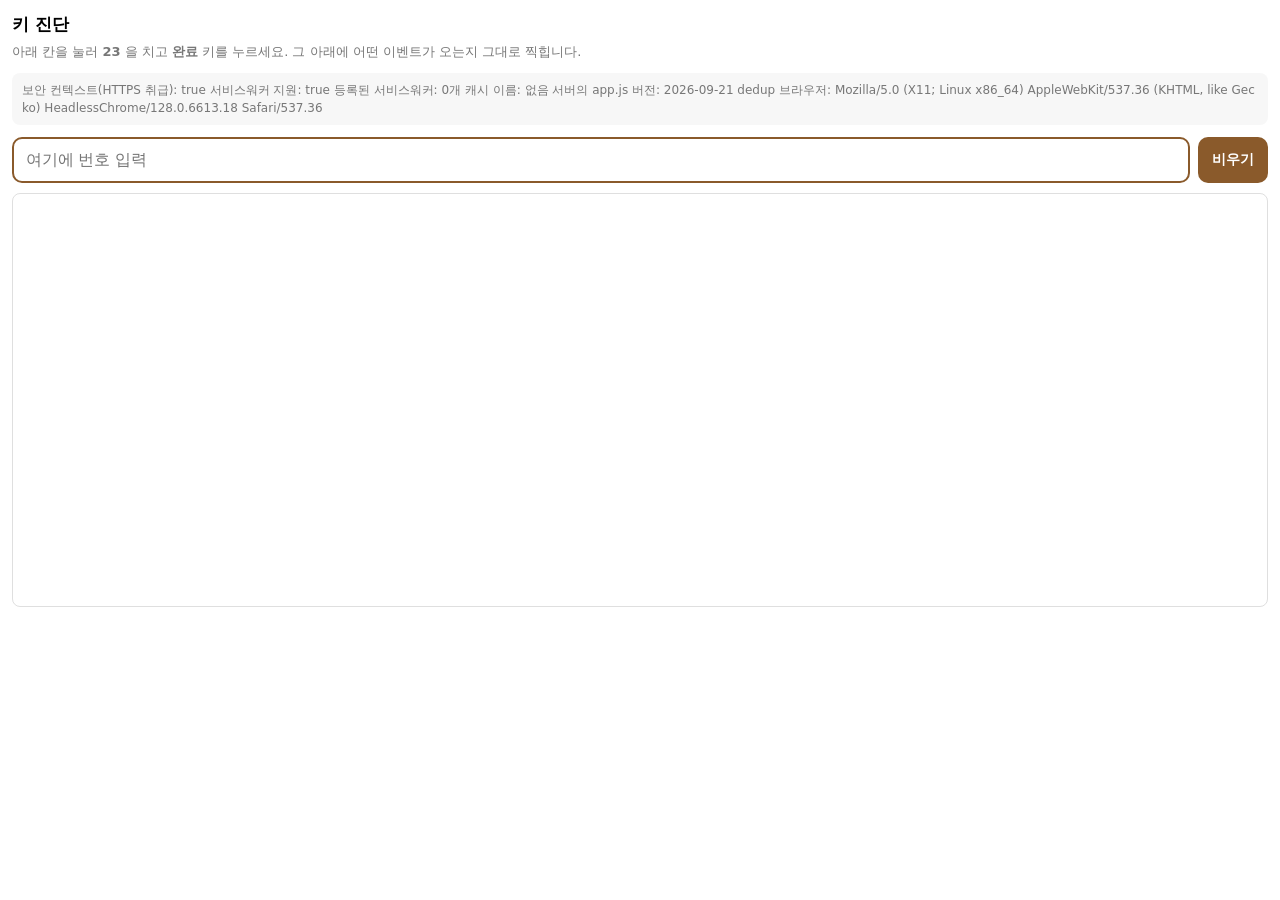
<file: chansongga/debug.html>
<!DOCTYPE html>
<html lang="ko">
<head>
<meta charset="utf-8">
<title>키 진단</title>
<meta name="viewport" content="width=device-width,initial-scale=1,viewport-fit=cover">
<style>
  :root{color-scheme:light dark}
  *{box-sizing:border-box}
  body{margin:0;padding:12px;font:15px/1.5 -apple-system,system-ui,"Malgun Gothic",sans-serif}
  h1{font-size:17px;margin:0 0 4px}
  p.lead{margin:0 0 12px;color:#777;font-size:13px}
  #env{font-size:12px;color:#777;background:#8881;padding:8px 10px;
       border-radius:8px;margin-bottom:12px;word-break:break-all}
  form{display:flex;gap:8px;margin-bottom:10px}
  input{flex:1;min-width:0;padding:12px;font-size:16px;
        border:2px solid #8a5a2b;border-radius:10px;background:transparent;color:inherit}
  button{padding:12px 14px;font-size:14px;font-weight:700;border:0;
         border-radius:10px;background:#8a5a2b;color:#fff}
  #log{font:12px/1.45 ui-monospace,Menlo,Consolas,monospace;
       border:1px solid #8884;border-radius:8px;padding:8px;
       height:46vh;overflow:auto;white-space:pre-wrap;word-break:break-all}
  .hit{color:#1a7f37;font-weight:700}
  .row{padding:2px 0;border-bottom:1px solid #8882}
</style>
</head>
<body>

<h1>키 진단</h1>
<p class="lead">아래 칸을 눌러 <b>23</b> 을 치고 <b>완료</b> 키를 누르세요.
그 아래에 어떤 이벤트가 오는지 그대로 찍힙니다.</p>

<div id="env">확인 중…</div>

<form id="f" action="#" autocomplete="off">
  <input id="i" type="text" inputmode="numeric" pattern="[0-9]*"
         enterkeyhint="done" autocomplete="off" autocapitalize="off"
         spellcheck="false" placeholder="여기에 번호 입력">
  <button type="button" id="clr">비우기</button>
</form>

<div id="log"></div>

<script>
const log = document.getElementById('i') && document.getElementById('log');
const i = document.getElementById('i');
const f = document.getElementById('f');
let n = 0;

function put(text, hit) {
  const d = document.createElement('div');
  d.className = 'row' + (hit ? ' hit' : '');
  d.textContent = (++n) + '  ' + text;
  log.prepend(d);
}

// '완료' 를 뜻할 수 있는 신호들
const INTERESTING = new Set(['Enter', 'Go', 'Done', 'Search', 'Send', 'Next']);

['keydown','keyup','keypress','beforeinput','input','change','blur','focus',
 'compositionstart','compositionupdate','compositionend'].forEach(type => {
  i.addEventListener(type, e => {
    const bits = [type];
    if ('key' in e && e.key !== undefined) bits.push('key=' + e.key);
    if ('code' in e && e.code) bits.push('code=' + e.code);
    if ('keyCode' in e && e.keyCode) bits.push('keyCode=' + e.keyCode);
    if ('inputType' in e && e.inputType) bits.push('inputType=' + e.inputType);
    if ('data' in e && e.data !== undefined && e.data !== null)
      bits.push('data=' + JSON.stringify(e.data));
    bits.push('value=' + JSON.stringify(i.value));
    const hit = INTERESTING.has(e.key) ||
                (e.inputType || '').startsWith('insertLine') ||
                (e.inputType || '').startsWith('insertParagraph');
    put(bits.join('  '), hit);
  });
});

f.addEventListener('submit', e => {
  e.preventDefault();
  put('form submit  <<< 이게 뜨면 완료키를 잡을 수 있습니다', true);
});

document.getElementById('clr').addEventListener('click', () => {
  i.value = '';
  log.innerHTML = '';
  n = 0;
  i.focus();
});

(async () => {
  const bits = [];
  bits.push('보안 컨텍스트(HTTPS 취급): ' + window.isSecureContext);
  bits.push('서비스워커 지원: ' + ('serviceWorker' in navigator));
  if ('serviceWorker' in navigator) {
    const rs = await navigator.serviceWorker.getRegistrations().catch(() => []);
    bits.push('등록된 서비스워커: ' + rs.length + '개');
  }
  if (window.caches) {
    const keys = await caches.keys().catch(() => []);
    bits.push('캐시 이름: ' + (keys.join(', ') || '없음'));
  }
  try {
    const r = await fetch('app.js?probe=' + Date.now(), { cache: 'no-store' });
    const t = await r.text();
    const m = t.match(/APP_VERSION\s*=\s*'([^']+)'/);
    bits.push('서버의 app.js 버전: ' + (m ? m[1] : '못 찾음'));
  } catch (e) {
    bits.push('app.js 확인 실패: ' + e.message);
  }
  bits.push('브라우저: ' + navigator.userAgent);
  document.getElementById('env').textContent = bits.join('\n');
})();
</script>
</body>
</html>
</file>
